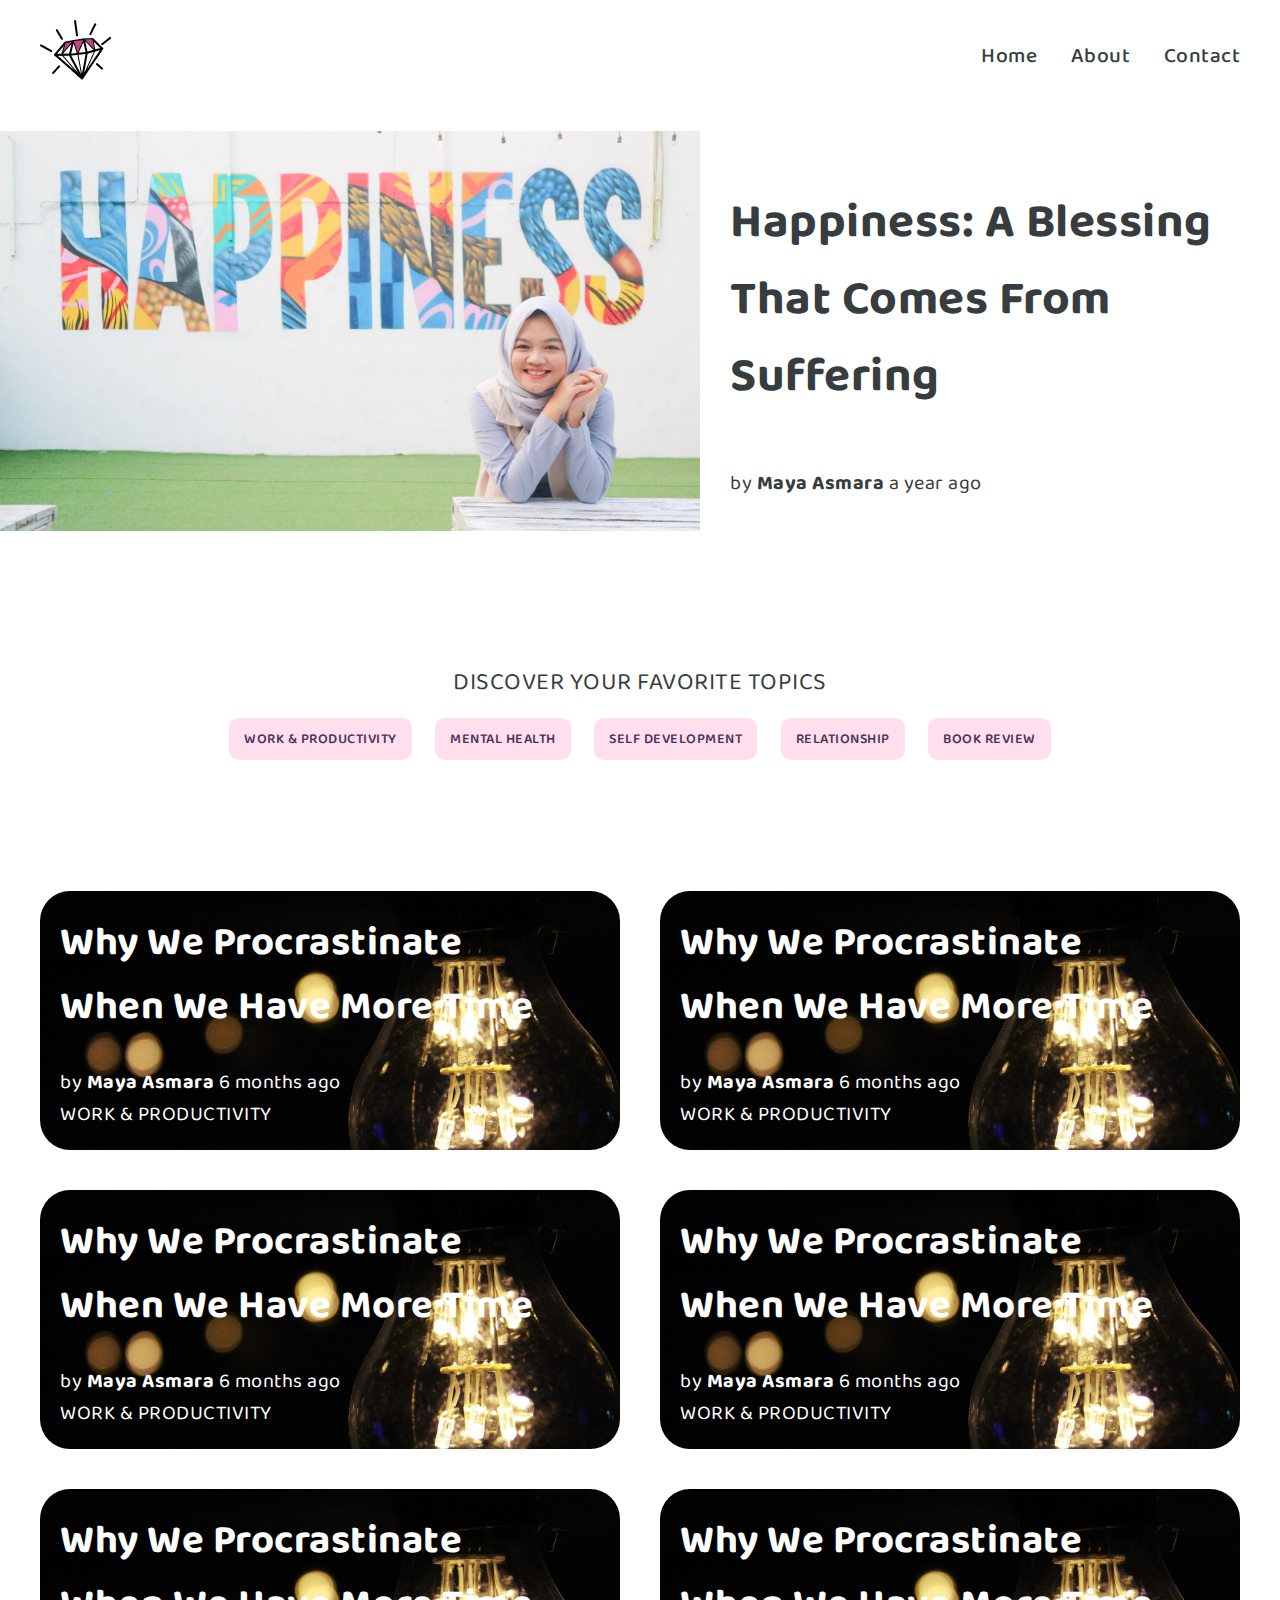
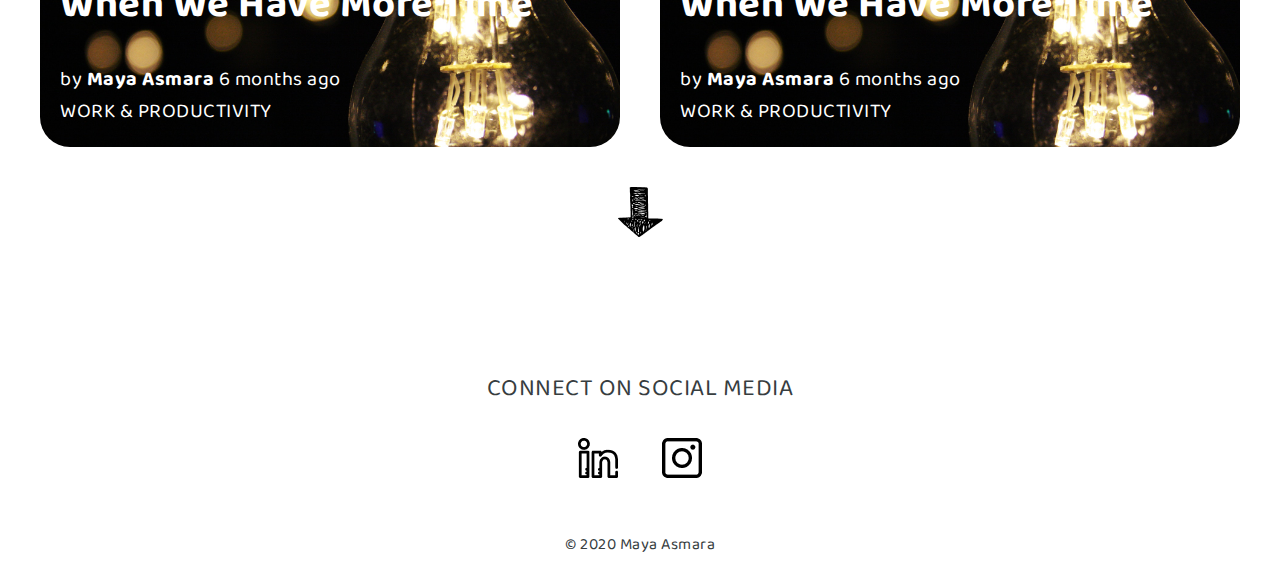
<file: index.html>
<!DOCTYPE html>
<html lang="en">
  <head>
    <meta charset="UTF-8" />
    <meta name="viewport" content="width=device-width, initial-scale=1.0" />
    <link rel="icon" type="image/png" href="favicon.png" />
    <title>Maya Asmara</title>
    <link rel="stylesheet" href="index.css" />
  </head>
  <body>
    <!--Navigation-->
    <nav class="navigation">
      <a href="/"><img class="logo" src="favicon.png" alt="Logo" /></a>
      <div class="navigation-links">
        <a href="/">Home</a>
        <a href="/about">About</a>
        <a href="/contact">Contact</a>
      </div>
    </nav>
    <!--Main Content-->
    <main>
      <!--Featured Article-->
      <div class="featured-article">
        <div>
          <img
            class="featured-image"
            src="images/featured-image.jpg"
            alt="Featured Image"
          />
        </div>
        <div class="featured-article-info">
          <a href="/articles/happiness-blessing-that-comes-from-suffering">
            <h1>Happiness: A Blessing That Comes From Suffering</h1>
          </a>
          <p>by <b>Maya Asmara</b> a year ago</p>
        </div>
      </div>
      <!--Articles Section-->
      <div>
        <div class="topic-section">
          <p class="topic-heading">DISCOVER YOUR FAVORITE TOPICS</p>
          <div class="topic-list">
            <a href="/topic/work-productivity">WORK & PRODUCTIVITY</a>
            <a href="/topic/mental-health">MENTAL HEALTH</a>
            <a href="/topic/self-development">SELF DEVELOPMENT</a>
            <a href="/topic/relationship">RELATIONSHIP</a>
            <a href="/topic/book-review">BOOK REVIEW</a>
          </div>
        </div>

        <div class="article-card-list">
          <!--Article Card-->
          <div class="article-card">
            <a href="/articles/why-we-procrastinate-when-we-have-more-time">
              <h1>Why We Procrastinate When We Have More Time</h1>
              <p>by <b>Maya Asmara</b> 6 months ago</p>
              <p>WORK & PRODUCTIVITY</p>
            </a>
          </div>
          <!--Article Card-->
          <div class="article-card">
            <a href="/articles/why-we-procrastinate-when-we-have-more-time">
              <h1>Why We Procrastinate When We Have More Time</h1>
              <p>by <b>Maya Asmara</b> 6 months ago</p>
              <p>WORK & PRODUCTIVITY</p>
            </a>
          </div>
          <!--Article Card-->
          <div class="article-card">
            <a href="/articles/why-we-procrastinate-when-we-have-more-time">
              <h1>Why We Procrastinate When We Have More Time</h1>
              <p>by <b>Maya Asmara</b> 6 months ago</p>
              <p>WORK & PRODUCTIVITY</p>
            </a>
          </div>
          <!--Article Card-->
          <div class="article-card">
            <a href="/articles/why-we-procrastinate-when-we-have-more-time">
              <h1>Why We Procrastinate When We Have More Time</h1>
              <p>by <b>Maya Asmara</b> 6 months ago</p>
              <p>WORK & PRODUCTIVITY</p>
            </a>
          </div>
          <!--Article Card-->
          <div class="article-card">
            <a href="/articles/why-we-procrastinate-when-we-have-more-time">
              <h1>Why We Procrastinate When We Have More Time</h1>
              <p>by <b>Maya Asmara</b> 6 months ago</p>
              <p>WORK & PRODUCTIVITY</p>
            </a>
          </div>
          <!--Article Card-->
          <div class="article-card">
            <a href="/articles/why-we-procrastinate-when-we-have-more-time">
              <h1>Why We Procrastinate When We Have More Time</h1>
              <p>by <b>Maya Asmara</b> 6 months ago</p>
              <p>WORK & PRODUCTIVITY</p>
            </a>
          </div>
        </div>

        <div class="more-articles">
          <a href="/articles"><img src="icons/more-button.png" /></a>
        </div>
      </div>
    </main>
    <!--Footer-->
    <footer class="footer">
      <p>CONNECT ON SOCIAL MEDIA</p>
      <div class="social-media">
        <a target="_blank" href="https://www.linkedin.com/in/maya-asmara">
          <img src="icons/linkedin-icon.png"
        /></a>
        <a target="_blank" href="https://www.instagram.com/mayaasmara_"
          ><img src="icons/instagram-icon.png"
        /></a>
      </div>
      <div class="copyright">
        <p>© 2020 Maya Asmara</p>
      </div>
    </footer>
  </body>
</html>
</file>
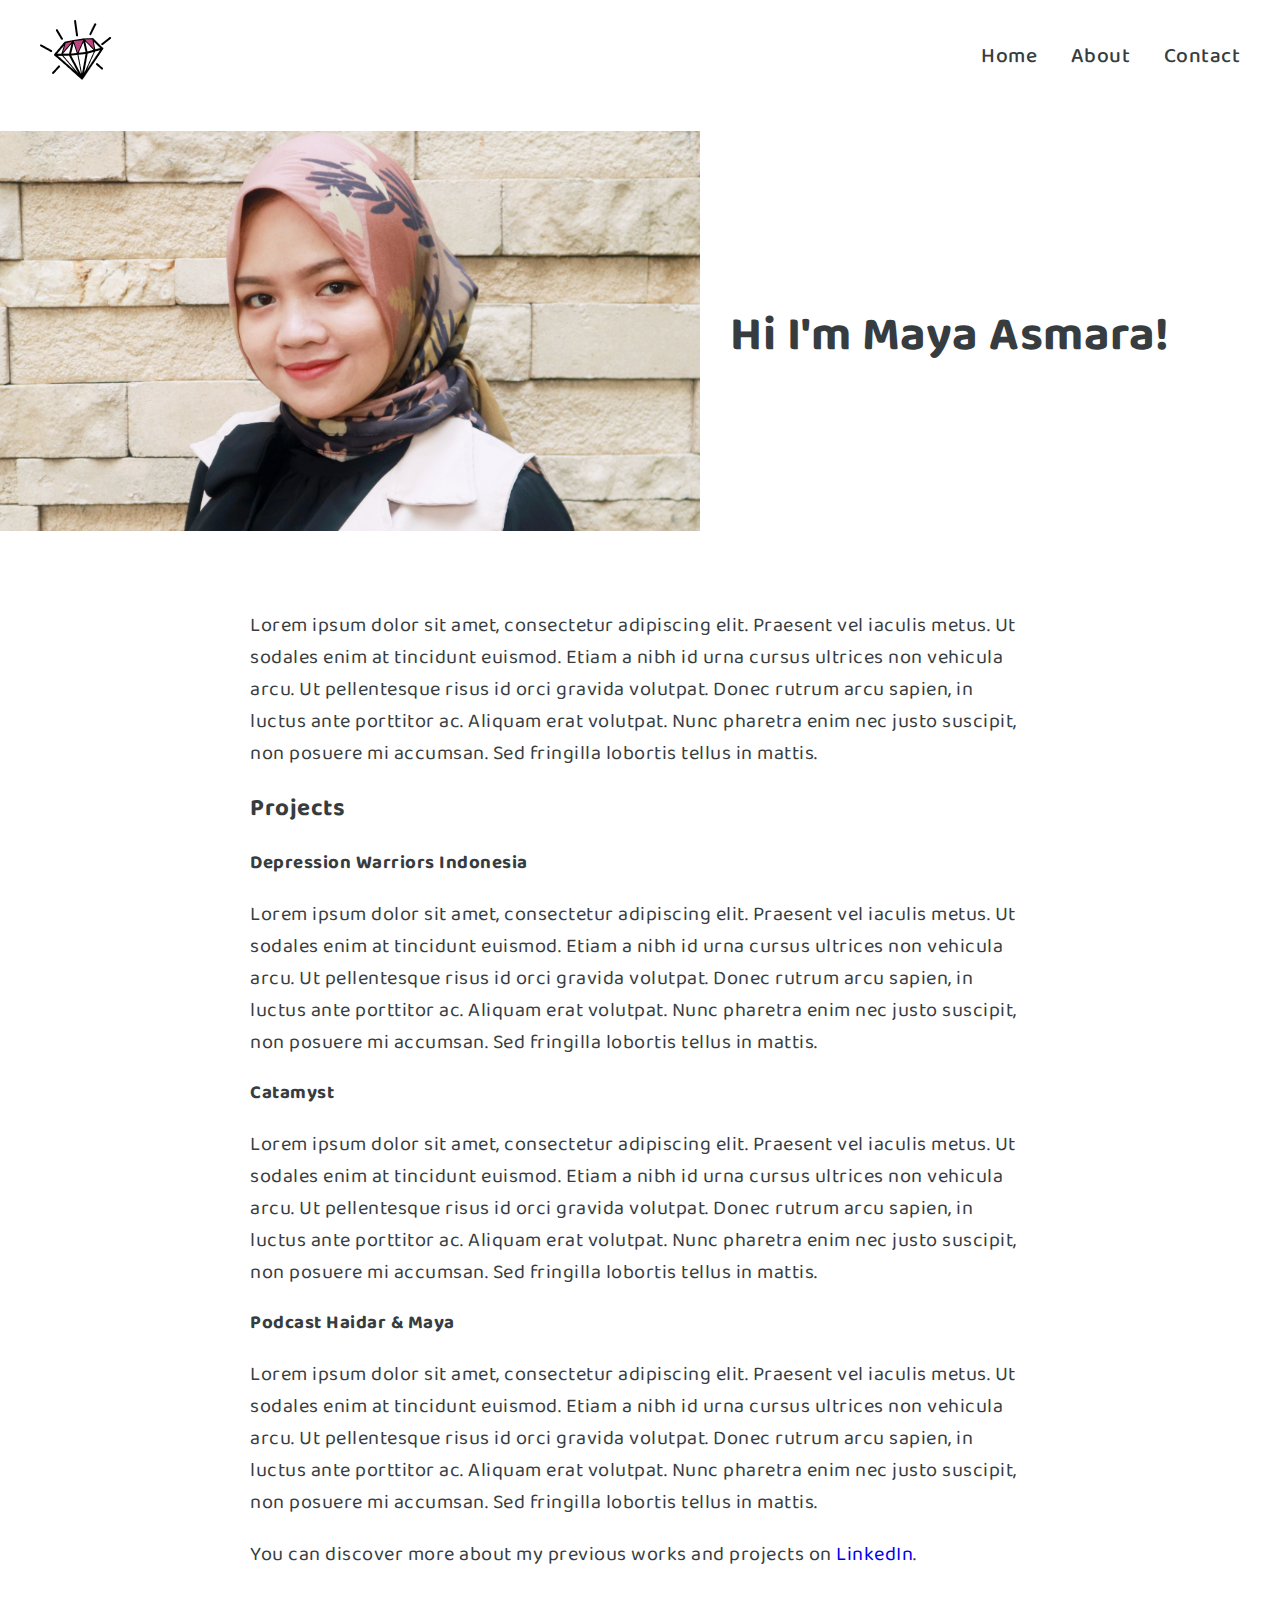
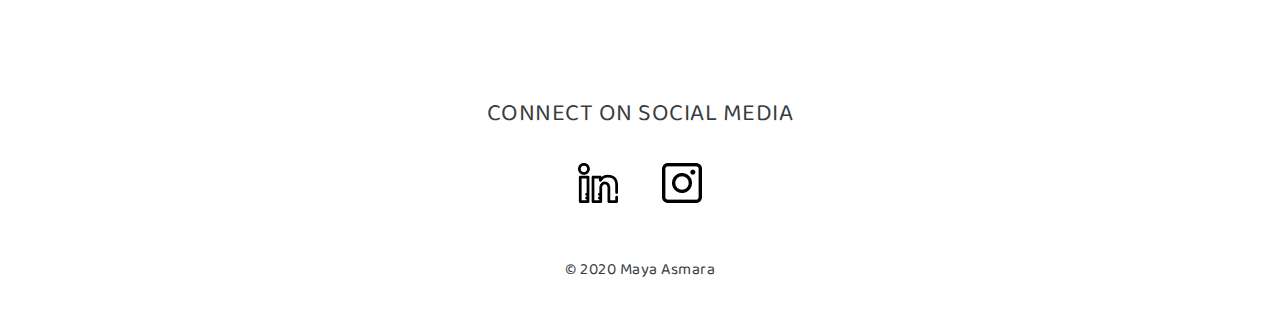
<file: about/index.html>
<!DOCTYPE html>
<html lang="en">
  <head>
    <meta charset="UTF-8" />
    <meta name="viewport" content="width=device-width, initial-scale=1.0" />
    <link rel="icon" type="image/png" href="../favicon.png" />
    <title>Maya Asmara</title>
    <link rel="stylesheet" href="/index.css" />
  </head>
  <body>
    <!--Navigation-->
    <nav class="navigation">
      <a href="/"><img class="logo" src="/favicon.png" alt="Logo" /></a>
      <div class="navigation-links">
        <a href="/">Home</a>
        <a href="/about">About</a>
        <a href="/contact">Contact</a>
      </div>
    </nav>
    <!--Main Content-->
    <main>
      <div class="featured-section">
        <div>
          <img
            class="featured-image"
            src="../images/about-image.jpg"
            alt="About Image"
          />
        </div>
        <div class="featured-section-title">
          <h1>Hi I'm Maya Asmara!</h1>
        </div>
      </div>

      <div class="paragraph-section">
        <p>
          Lorem ipsum dolor sit amet, consectetur adipiscing elit. Praesent vel
          iaculis metus. Ut sodales enim at tincidunt euismod. Etiam a nibh id
          urna cursus ultrices non vehicula arcu. Ut pellentesque risus id orci
          gravida volutpat. Donec rutrum arcu sapien, in luctus ante porttitor
          ac. Aliquam erat volutpat. Nunc pharetra enim nec justo suscipit, non
          posuere mi accumsan. Sed fringilla lobortis tellus in mattis.
        </p>
        <h2>Projects</h2>
        <div>
          <h3>Depression Warriors Indonesia</h3>
          <p>
            Lorem ipsum dolor sit amet, consectetur adipiscing elit. Praesent
            vel iaculis metus. Ut sodales enim at tincidunt euismod. Etiam a
            nibh id urna cursus ultrices non vehicula arcu. Ut pellentesque
            risus id orci gravida volutpat. Donec rutrum arcu sapien, in luctus
            ante porttitor ac. Aliquam erat volutpat. Nunc pharetra enim nec
            justo suscipit, non posuere mi accumsan. Sed fringilla lobortis
            tellus in mattis.
          </p>
        </div>
        <div>
          <h3>Catamyst</h3>
          <p>
            Lorem ipsum dolor sit amet, consectetur adipiscing elit. Praesent
            vel iaculis metus. Ut sodales enim at tincidunt euismod. Etiam a
            nibh id urna cursus ultrices non vehicula arcu. Ut pellentesque
            risus id orci gravida volutpat. Donec rutrum arcu sapien, in luctus
            ante porttitor ac. Aliquam erat volutpat. Nunc pharetra enim nec
            justo suscipit, non posuere mi accumsan. Sed fringilla lobortis
            tellus in mattis.
          </p>
        </div>
        <div>
          <h3>Podcast Haidar & Maya</h3>
          <p>
            Lorem ipsum dolor sit amet, consectetur adipiscing elit. Praesent
            vel iaculis metus. Ut sodales enim at tincidunt euismod. Etiam a
            nibh id urna cursus ultrices non vehicula arcu. Ut pellentesque
            risus id orci gravida volutpat. Donec rutrum arcu sapien, in luctus
            ante porttitor ac. Aliquam erat volutpat. Nunc pharetra enim nec
            justo suscipit, non posuere mi accumsan. Sed fringilla lobortis
            tellus in mattis.
          </p>
        </div>
        <p>
          You can discover more about my previous works and projects on
          <a href="https://www.linkedin.com/in/maya-asmara">LinkedIn</a>.
        </p>
      </div>
    </main>
    <!--Footer-->
    <footer class="footer">
      <p>CONNECT ON SOCIAL MEDIA</p>
      <div class="social-media">
        <a target="_blank" href="https://www.linkedin.com/in/maya-asmara">
          <img src="/icons/linkedin-icon.png"
        /></a>
        <a target="_blank" href="https://www.instagram.com/mayaasmara_"
          ><img src="/icons/instagram-icon.png"
        /></a>
      </div>
      <div class="copyright">
        <p>© 2020 Maya Asmara</p>
      </div>
    </footer>
  </body>
</html>
</file>
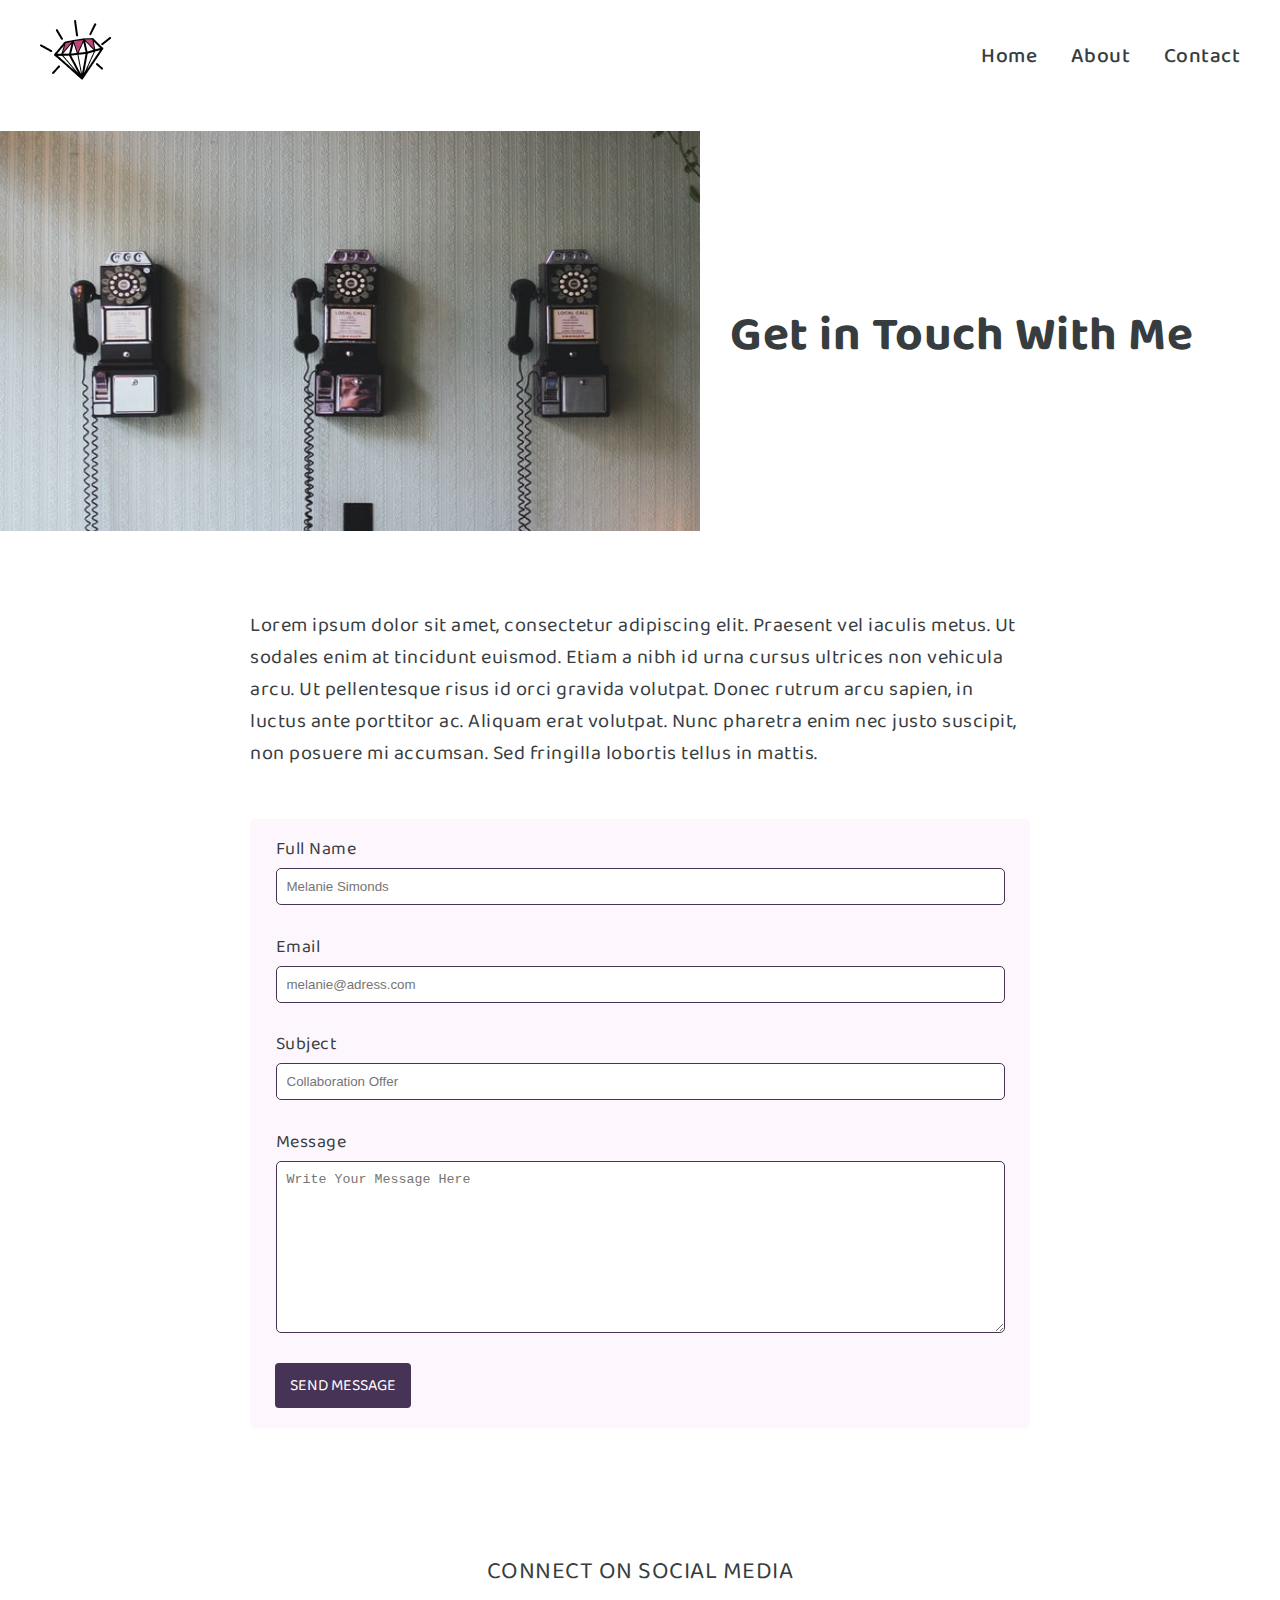
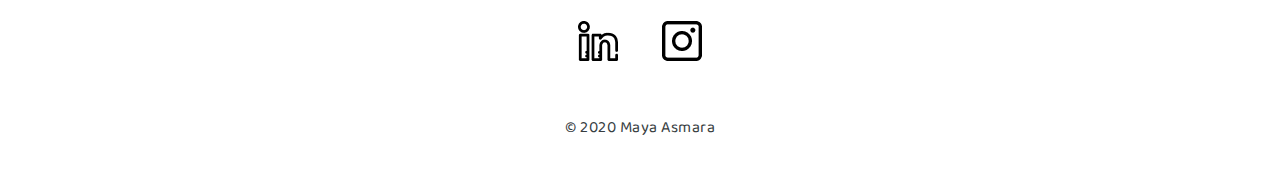
<file: contact/index.html>
<!DOCTYPE html>
<html lang="en">
  <head>
    <meta charset="UTF-8" />
    <meta name="viewport" content="width=device-width, initial-scale=1.0" />
    <link rel="icon" type="image/png" href="../favicon.png" />
    <title>Maya Asmara</title>
    <link rel="stylesheet" href="/index.css" />
  </head>
  <body>
    <!--Navigation-->
    <nav class="navigation">
      <a href="/"><img class="logo" src="/favicon.png" alt="Logo" /></a>
      <div class="navigation-links">
        <a href="/">Home</a>
        <a href="/about">About</a>
        <a href="/contact">Contact</a>
      </div>
    </nav>
    <!--Main Content-->
    <main>
      <div class="featured-section">
        <div>
          <img
            class="featured-image"
            src="../images/contact-image.jpg"
            alt="Contact Image"
          />
        </div>
        <div class="featured-section-title">
          <h1>Get in Touch With Me</h1>
        </div>
      </div>

      <div class="paragraph-section">
        <p>
          Lorem ipsum dolor sit amet, consectetur adipiscing elit. Praesent vel
          iaculis metus. Ut sodales enim at tincidunt euismod. Etiam a nibh id
          urna cursus ultrices non vehicula arcu. Ut pellentesque risus id orci
          gravida volutpat. Donec rutrum arcu sapien, in luctus ante porttitor
          ac. Aliquam erat volutpat. Nunc pharetra enim nec justo suscipit, non
          posuere mi accumsan. Sed fringilla lobortis tellus in mattis.
        </p>

        <form class="contact-form">
          <fieldset>
            <label for="full-name">Full Name</label>
            <input type="text" name="full-name" placeholder="Melanie Simonds" />
          </fieldset>
          <fieldset>
            <label for="email">Email</label>
            <input type="text" name="email" placeholder="melanie@adress.com" />
          </fieldset>
          <fieldset>
            <label for="subject">Subject</label>
            <input
              type="text"
              name="subject"
              placeholder="Collaboration Offer"
            />
          </fieldset>
          <fieldset>
            <label for="message">Message</label>
            <textarea
              name="message"
              cols="30"
              rows="10"
              placeholder="Write Your Message Here"
            ></textarea>
          </fieldset>
          <button type="send-message">SEND MESSAGE</button>
        </form>
      </div>
    </main>
    <!--Footer-->
    <footer class="footer">
      <p>CONNECT ON SOCIAL MEDIA</p>
      <div class="social-media">
        <a target="_blank" href="https://www.linkedin.com/in/maya-asmara">
          <img src="/icons/linkedin-icon.png"
        /></a>
        <a target="_blank" href="https://www.instagram.com/mayaasmara_"
          ><img src="/icons/instagram-icon.png"
        /></a>
      </div>
      <div class="copyright">
        <p>© 2020 Maya Asmara</p>
      </div>
    </footer>
  </body>
</html>
</file>
<file: index.css>
@import url("https://fonts.googleapis.com/css2?family=Baloo+2:wght@400;500&display=swap");

body {
  margin: 0;
  font-family: "Baloo 2";
  color: #373d3f;
  letter-spacing: 0.5px;
}

a {
  text-decoration: none;
}

.featured-image {
  width: 700px;
  height: 400px;
}

.navigation {
  margin: 40px;
  margin-top: 20px;
  display: flex;
  justify-content: space-between;
  align-items: center;
}

.navigation a {
  color: #373d3f;
  font-size: 21px;
  font-weight: 500;
}

.navigation-links a {
  margin-left: 30px;
}

.featured-article {
  display: flex;
}

.featured-article-info {
  padding-left: 30px;
  display: flex;
  flex-direction: column;
  justify-content: center;
}

.featured-article-info h1 {
  font-size: 48px;
  color: #373d3f;
}

p {
  font-size: 20px;
}

.topic-section {
  display: flex;
  flex-direction: column;
  align-items: center;
  margin: 100px 0;
}

.topic-heading {
  font-size: 24px;
}

.topic-list a {
  font-size: 14px;
  background-color: #ffdeee;
  padding: 10px 15px;
  color: #473356;
  font-weight: 550;
  border-radius: 10px;
  margin-left: 10px;
  margin-right: 10px;
}

.article-card-list {
  padding: 40px;
  display: grid;
  grid-gap: 40px;
  grid-template-columns: 1fr 1fr 1fr;
}

@media (max-width: 1280px) {
  .article-card-list {
    grid-template-columns: 1fr 1fr;
  }
}

@media (max-width: 768px) {
  .article-card-list {
    grid-template-columns: 1fr;
  }
}

.article-card-list a {
  display: block;
}

.article-card {
  background-color: #000;
  background-image: url("/images/card-image.jpg");
  background-size: cover;
  border-radius: 30px;
}

.article-card a {
  display: block;
  padding: 20px;
}

.article-card p {
  margin: 0;
}

.article-card * {
  color: #fff;
}

.article-card h1 {
  margin-top: 0;
  font-size: 40px;
  margin-right: 60px;
}

.more-articles {
  display: flex;
  justify-content: center;
}

.footer {
  display: flex;
  align-items: center;
  flex-direction: column;
  margin-top: 100px;
}
.footer p {
  font-size: 24px;
  margin-bottom: 30px;
}

.footer .social-media a {
  margin: 20px;
}

.copyright {
  margin-top: 30px;
}
.copyright p {
  font-size: 16px;
}

.featured-section {
  display: flex;
}

.featured-section-title {
  padding-left: 30px;
  display: flex;
  flex-direction: column;
  justify-content: center;
}
.featured-section-title h1 {
  font-size: 48px;
  color: #373d3f;
}

.paragraph-section {
  margin: 70px 250px;
}

.contact-form {
  margin: 50px 0;
  border-radius: 5px;
  background-color: #fdf7fd;
  padding: 10px;
  font-size: 18px;
}

.contact-form button {
  font-family: "Baloo 2";
  font-size: 16px;
  background-color: #473356;
  color: white;
  padding: 10px 15px;
  border: none;
  border-radius: 4px;
  cursor: pointer;
  margin-left: 15px;
  margin-bottom: 10px;
}
.contact-form button:hover {
  background-color: #abafd5;
}
.contact-form fieldset {
  border: none;
}

.contact-form input[type="text"],
textarea {
  width: 100%;
  padding: 10px;
  border: 1px solid #473356;
  border-radius: 5px;
  box-sizing: border-box;
  margin-top: 5px;
  margin-bottom: 10px;
  resize: vertical;
}
</file>
